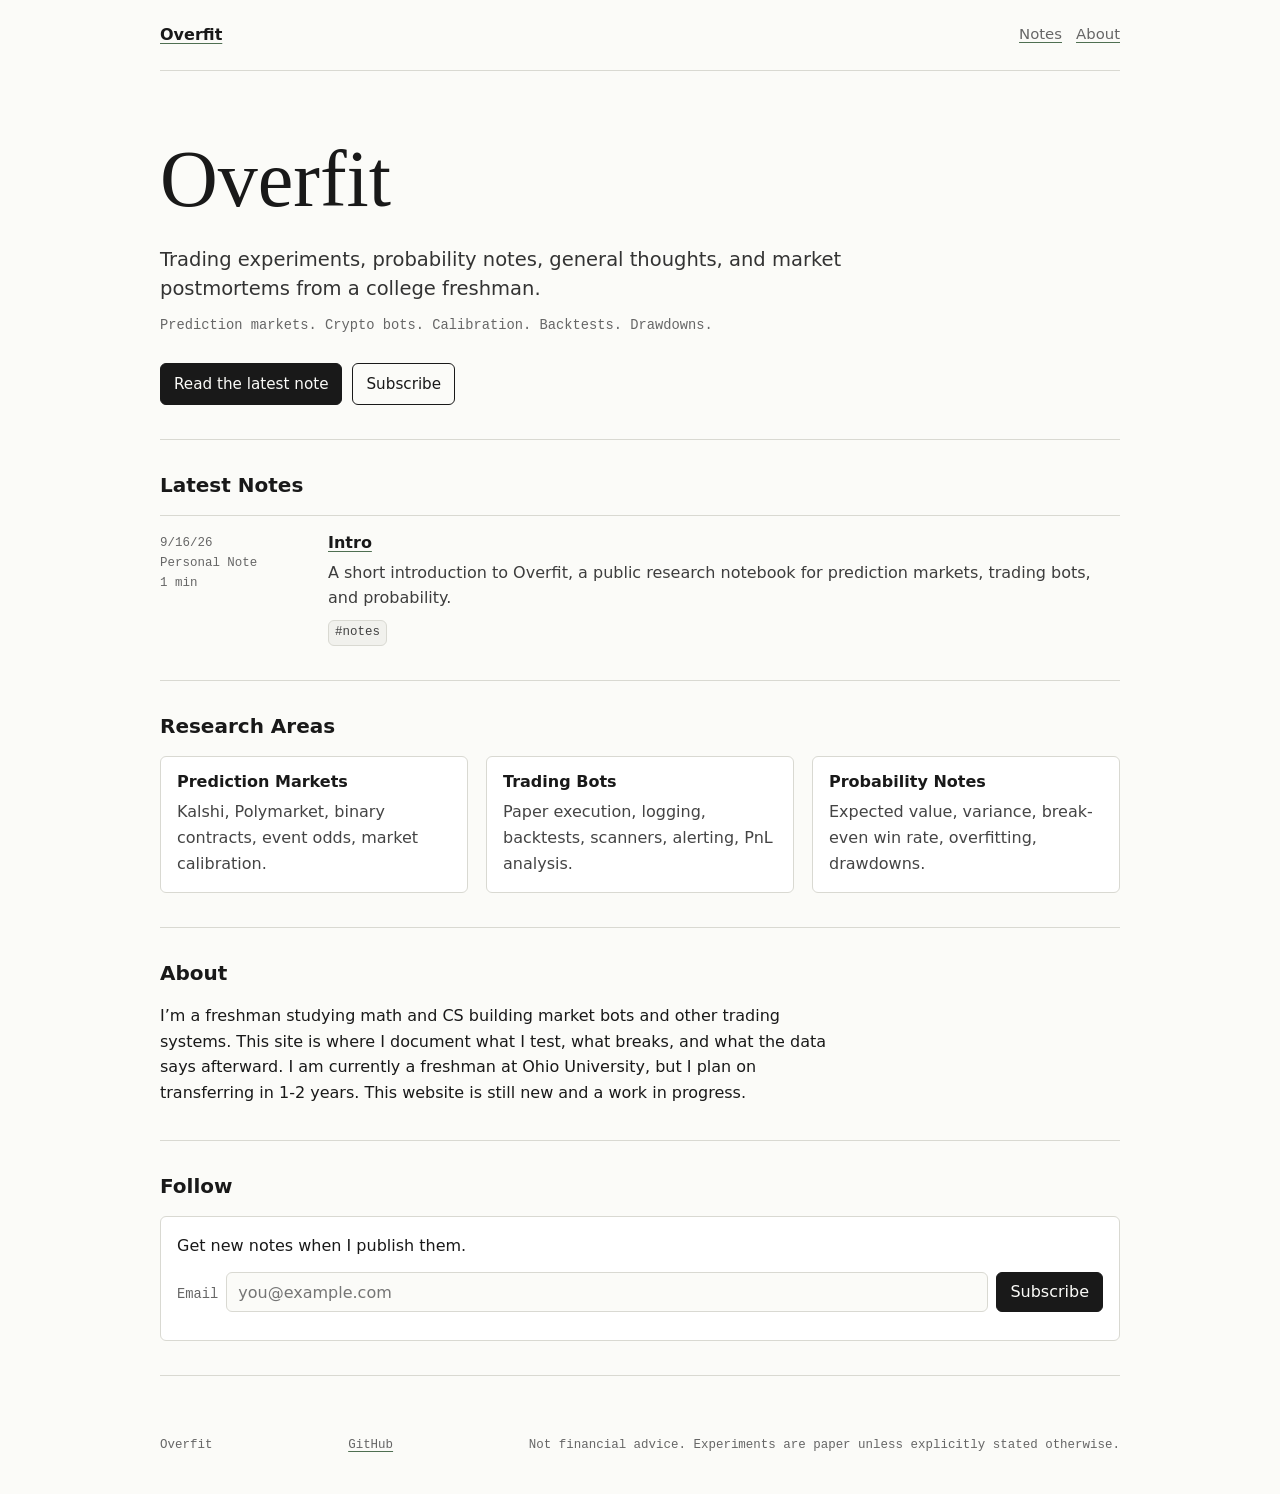
<file: index.html>
<!doctype html>
<html lang="en">
<head>
  <meta charset="utf-8">
  <meta name="viewport" content="width=device-width, initial-scale=1">
  <meta name="description" content="Trading experiments, probability notes, and market postmortems from someone trying to find real market edges without pretending the failures do not exist.">
  <title>Overfit</title>
  <link rel="icon" type="image/svg+xml" href="data:image/svg+xml,%3Csvg xmlns='http://www.w3.org/2000/svg' viewBox='0 0 32 32'%3E%3Crect width='32' height='32' rx='4' fill='%23f8f8f6'/%3E%3Cpath d='M7 22h18M7 16h18M7 10h18' stroke='%23171717' stroke-width='1.5'/%3E%3Ccircle cx='13' cy='16' r='2.6' fill='%234f6f52'/%3E%3C/svg%3E">
  <link rel="stylesheet" href="style.css">
</head>
<body>
  <div class="page">
    <header>
      <a class="brand" href="index.html">Overfit</a>
      <nav aria-label="Primary navigation">
        <a href="#notes">Notes</a>
        <a href="#about">About</a>
      </nav>
    </header>

    <main>
      <section class="hero" aria-labelledby="home-title">
        <h1 id="home-title">Overfit</h1>
        <p class="lead">Trading experiments, probability notes, general thoughts, and market postmortems from a college freshman.</p>
        <p class="small">Prediction markets. Crypto bots. Calibration. Backtests. Drawdowns.</p>
        <div class="actions" aria-label="Primary actions">
          <a class="button" href="#notes">Read the latest note</a>
          <a class="button secondary" href="#follow">Subscribe</a>
        </div>
      </section>

      <section id="notes" aria-labelledby="notes-title">
        <h2 id="notes-title">Latest Notes</h2>
        <div class="notes" id="latest-notes">
          <p class="small">Loading notes...</p>
        </div>
      </section>

      <section aria-labelledby="areas-title">
        <h2 id="areas-title">Research Areas</h2>
        <div class="areas">
          <div class="area">
            <h3>Prediction Markets</h3>
            <p>Kalshi, Polymarket, binary contracts, event odds, market calibration.</p>
          </div>
          <div class="area">
            <h3>Trading Bots</h3>
            <p>Paper execution, logging, backtests, scanners, alerting, PnL analysis.</p>
          </div>
          <div class="area">
            <h3>Probability Notes</h3>
            <p>Expected value, variance, break-even win rate, overfitting, drawdowns.</p>
          </div>
        </div>
      </section>

      <section id="about" aria-labelledby="about-title">
        <h2 id="about-title">About</h2>
        <p class="about">I’m a freshman studying math and CS building market bots and other trading systems. This site is where I document what I test, what breaks, and what the data says afterward. I am currently a freshman at Ohio University, but I plan on transferring in 1-2 years.
        This website is still new and a work in progress.
        </p>
      </section>

      <section id="follow" aria-labelledby="follow-title">
        <h2 id="follow-title">Follow</h2>
        <div class="follow">
          <p>Get new notes when I publish them.</p>
          <form id="newsletter-form">
            <label class="small" for="email">Email</label>
            <input id="email" name="email" type="email" autocomplete="email" placeholder="you@example.com" required>
            <button type="submit">Subscribe</button>
          </form>
          <p class="small" id="newsletter-status" role="status"></p>
        </div>
      </section>
    </main>

    <footer>
      <span>Overfit</span>
      <span><a href="https://github.com/jamesbernosky">GitHub</a></span>
      <span>Not financial advice. Experiments are paper unless explicitly stated otherwise.</span>
    </footer>
  </div>

  <script>
    const notesRoot = document.querySelector("#latest-notes");

    const escapeText = (value) => {
      const span = document.createElement("span");
      span.textContent = value;
      return span.innerHTML;
    };

    fetch("posts/posts.json")
      .then((response) => {
        if (!response.ok) {
          throw new Error("Could not load posts.");
        }
        return response.json();
      })
      .then((posts) => {
        notesRoot.innerHTML = posts.slice(0, 5).map((post) => {
          const tags = post.tags.map((tag) => `<span class="tag">#${escapeText(tag)}</span>`).join("");
          return `
            <article class="note">
              <div class="meta">${escapeText(post.date)}<br>${escapeText(post.category)}<br>${escapeText(post.readingTime)}</div>
              <div>
                <h3><a href="${escapeText(post.url)}">${escapeText(post.title)}</a></h3>
                <p>${escapeText(post.description)}</p>
                <div class="tags">${tags}</div>
              </div>
            </article>
          `;
        }).join("");
      })
      .catch(() => {
        notesRoot.innerHTML = '<p class="small">Posts could not load. Run this site through the local server, not by opening the file directly.</p>';
      });

    const form = document.querySelector("#newsletter-form");
    const email = document.querySelector("#email");
    const status = document.querySelector("#newsletter-status");

    form.addEventListener("submit", async (event) => {
      event.preventDefault();
      status.textContent = "Subscribing...";

      try {
        const response = await fetch("/api/subscribe", {
          method: "POST",
          headers: {
            "Content-Type": "application/json"
          },
          body: JSON.stringify({
            email: email.value
          })
        });

        const result = await response.json();

        if (!response.ok) {
          throw new Error(result.error || "Subscription failed.");
        }

        form.reset();
        status.textContent = result.message || "Check your email to confirm.";
      } catch (error) {
        status.textContent = error.message;
      }
    });
  </script>
</body>
</html>
</file>
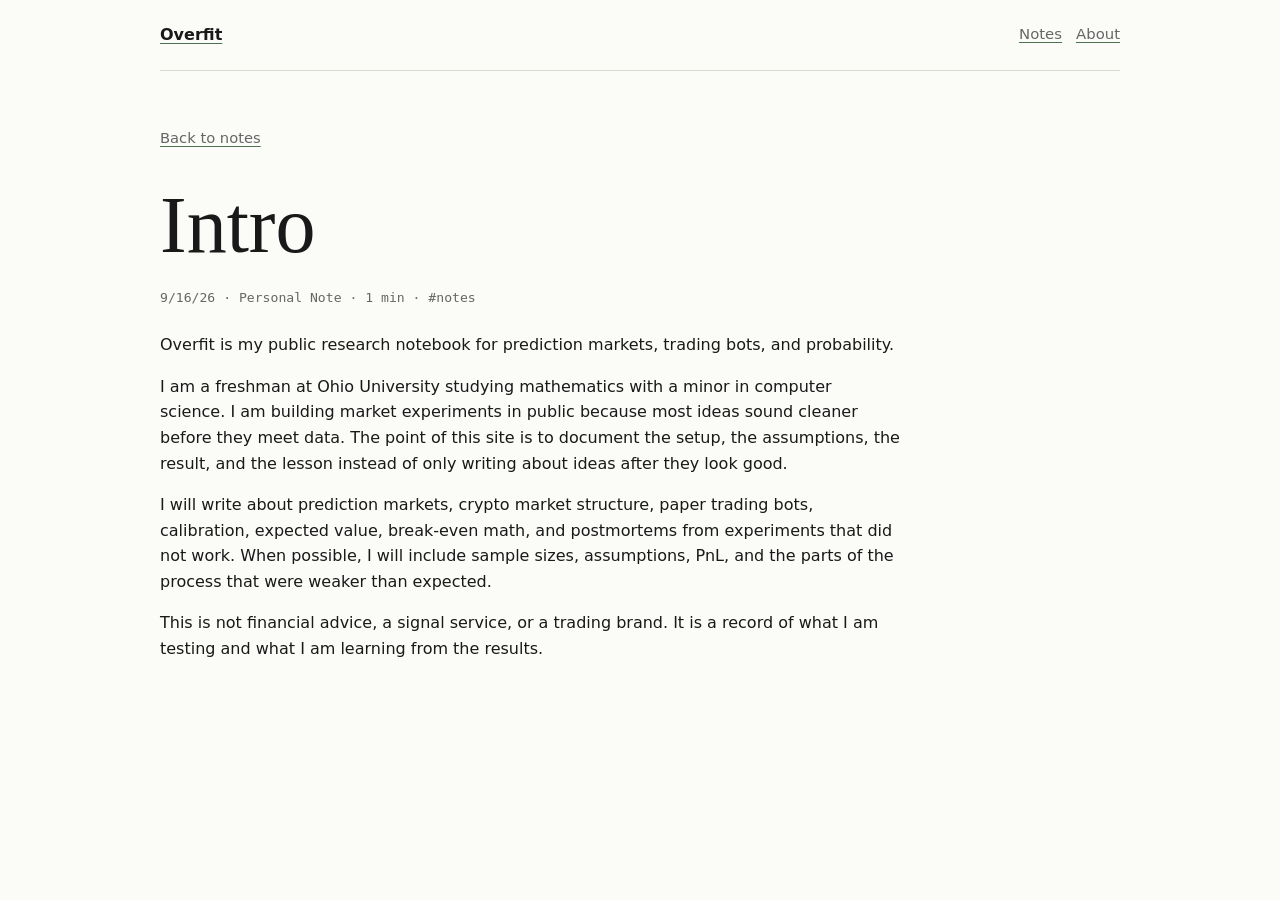
<file: posts/intro.html>
<!doctype html>
<html lang="en">
<head>
  <meta charset="utf-8">
  <meta name="viewport" content="width=device-width, initial-scale=1">
  <meta name="description" content="A short introduction to Overfit, a public research notebook for prediction markets, trading bots, and probability.">
  <title>Intro - Overfit</title>
  <link rel="stylesheet" href="../style.css">
</head>
<body class="post-page">
  <div class="page">
    <header>
      <a class="brand" href="../index.html">Overfit</a>
      <nav aria-label="Primary navigation">
        <a href="../index.html#notes">Notes</a>
        <a href="../index.html#about">About</a>
      </nav>
    </header>

    <main>
      <a class="back-link" href="../index.html#notes">Back to notes</a>
      <article class="post">
        <h1>Intro</h1>
        <p class="post-meta">9/16/26 · Personal Note · 1 min · #notes</p>

        <p>Overfit is my public research notebook for prediction markets, trading bots, and probability.</p>

        <p>I am a freshman at Ohio University studying mathematics with a minor in computer science. I am building market experiments in public because most ideas sound cleaner before they meet data. The point of this site is to document the setup, the assumptions, the result, and the lesson instead of only writing about ideas after they look good.</p>

        <p>I will write about prediction markets, crypto market structure, paper trading bots, calibration, expected value, break-even math, and postmortems from experiments that did not work. When possible, I will include sample sizes, assumptions, PnL, and the parts of the process that were weaker than expected.</p>

        <p>This is not financial advice, a signal service, or a trading brand. It is a record of what I am testing and what I am learning from the results.</p>
      </article>
    </main>
  </div>
</body>
</html>
</file>
<file: style.css>
:root {
  --bg: #fbfbf8;
  --text: #191919;
  --muted: #666;
  --line: #d9d9d2;
  --soft: #f1f1ed;
  --accent: #4f6f52;
  --accent-soft: #e6ebe4;
}

* {
  box-sizing: border-box;
}

html {
  scroll-behavior: smooth;
}

body {
  margin: 0;
  background: var(--bg);
  color: var(--text);
  font-family: Inter, ui-sans-serif, system-ui, -apple-system, BlinkMacSystemFont, "Segoe UI", sans-serif;
  font-size: 16px;
  line-height: 1.6;
}

a {
  color: inherit;
  text-decoration-color: var(--accent);
  text-underline-offset: 3px;
}

a:hover {
  color: var(--accent);
}

.page {
  width: min(960px, calc(100% - 32px));
  margin: 0 auto;
}

header {
  display: flex;
  align-items: center;
  justify-content: space-between;
  gap: 24px;
  padding: 22px 0;
  border-bottom: 1px solid var(--line);
}

.brand {
  font-weight: 700;
  letter-spacing: 0;
}

nav {
  display: flex;
  flex-wrap: wrap;
  justify-content: flex-end;
  gap: 14px;
  color: var(--muted);
  font-size: 0.93rem;
}

main {
  padding: 54px 0 36px;
}

section {
  padding: 34px 0;
  border-bottom: 1px solid var(--line);
}

.hero {
  padding-top: 8px;
}

h1,
h2,
h3 {
  margin: 0;
  line-height: 1.15;
  letter-spacing: 0;
}

h1 {
  max-width: 760px;
  font-family: Georgia, "Times New Roman", serif;
  font-size: clamp(2.35rem, 7vw, 5rem);
  font-weight: 500;
}

h2 {
  margin-bottom: 18px;
  font-size: 1.25rem;
}

h3 {
  font-size: 1rem;
}

p {
  margin: 0;
}

.lead {
  max-width: 720px;
  margin-top: 20px;
  color: #333;
  font-size: 1.22rem;
  line-height: 1.5;
}

.small {
  margin-top: 12px;
  color: var(--muted);
  font-family: "IBM Plex Mono", "SFMono-Regular", Consolas, monospace;
  font-size: 0.86rem;
}

.actions {
  display: flex;
  flex-wrap: wrap;
  gap: 10px;
  margin-top: 26px;
}

.button {
  display: inline-flex;
  align-items: center;
  min-height: 40px;
  padding: 8px 13px;
  border: 1px solid var(--text);
  border-radius: 6px;
  background: var(--text);
  color: var(--bg);
  text-decoration: none;
  font-size: 0.95rem;
}

.button.secondary {
  background: transparent;
  color: var(--text);
}

.button:hover {
  border-color: var(--accent);
  background: var(--accent);
  color: white;
}

.button.secondary:hover {
  color: white;
}

.thesis {
  max-width: 720px;
}

ul {
  margin: 14px 0 0;
  padding-left: 19px;
}

li + li {
  margin-top: 5px;
}

.notes {
  display: grid;
  gap: 18px;
}

.note {
  display: grid;
  grid-template-columns: 150px 1fr;
  gap: 18px;
  padding-top: 18px;
  border-top: 1px solid var(--line);
}

.meta,
.tags,
.status,
footer {
  color: var(--muted);
  font-family: "IBM Plex Mono", "SFMono-Regular", Consolas, monospace;
  font-size: 0.78rem;
}

.note p {
  margin-top: 7px;
  color: #3d3d3d;
}

.tags {
  display: flex;
  flex-wrap: wrap;
  gap: 6px;
  margin-top: 9px;
}

.tag,
.badge {
  display: inline-flex;
  align-items: center;
  border: 1px solid var(--line);
  border-radius: 6px;
  padding: 2px 6px;
  background: var(--soft);
  color: #424242;
  white-space: nowrap;
}

.badge {
  background: var(--accent-soft);
  border-color: #cbd8c8;
  color: #2f4d31;
  font-family: "IBM Plex Mono", "SFMono-Regular", Consolas, monospace;
  font-size: 0.76rem;
}

.table-wrap {
  overflow-x: auto;
  border: 1px solid var(--line);
  border-radius: 6px;
  background: #fff;
}

table {
  width: 100%;
  min-width: 820px;
  border-collapse: collapse;
  font-size: 0.92rem;
}

th,
td {
  padding: 10px 11px;
  border-bottom: 1px solid var(--line);
  text-align: left;
  vertical-align: top;
}

th {
  color: var(--muted);
  font-family: "IBM Plex Mono", "SFMono-Regular", Consolas, monospace;
  font-size: 0.74rem;
  font-weight: 500;
  text-transform: uppercase;
}

tr:last-child td {
  border-bottom: 0;
}

.areas {
  display: grid;
  grid-template-columns: repeat(3, 1fr);
  gap: 18px;
}

.area,
.postmortem,
.follow {
  border: 1px solid var(--line);
  border-radius: 6px;
  padding: 16px;
  background: #fff;
}

.area p {
  margin-top: 8px;
  color: #444;
}

.stats {
  display: grid;
  grid-template-columns: repeat(5, 1fr);
  gap: 1px;
  margin: 16px 0;
  overflow: hidden;
  border: 1px solid var(--line);
  border-radius: 6px;
  background: var(--line);
}

.stat {
  min-width: 0;
  padding: 11px;
  background: #fff;
}

.stat strong {
  display: block;
  font-size: 1.05rem;
}

.stat span {
  color: var(--muted);
  font-family: "IBM Plex Mono", "SFMono-Regular", Consolas, monospace;
  font-size: 0.72rem;
}

.about {
  max-width: 690px;
}

form {
  display: flex;
  gap: 8px;
  margin-top: 14px;
}

input {
  flex: 1;
  min-width: 0;
  height: 40px;
  border: 1px solid var(--line);
  border-radius: 6px;
  padding: 0 11px;
  background: var(--bg);
  color: var(--text);
  font: inherit;
}

button {
  height: 40px;
  border: 1px solid var(--text);
  border-radius: 6px;
  padding: 0 13px;
  background: var(--text);
  color: var(--bg);
  font: inherit;
  cursor: pointer;
}

button:hover {
  border-color: var(--accent);
  background: var(--accent);
}

footer {
  display: flex;
  flex-wrap: wrap;
  gap: 12px;
  justify-content: space-between;
  padding: 24px 0 38px;
}

.post-page main {
  max-width: 740px;
}

.back-link {
  display: inline-flex;
  margin-bottom: 30px;
  color: var(--muted);
  font-size: 0.92rem;
}

article.post h1 {
  margin-bottom: 16px;
}

.post-meta {
  margin-bottom: 24px;
  color: var(--muted);
  font-family: "IBM Plex Mono", "SFMono-Regular", Consolas, monospace;
  font-size: 0.82rem;
}

article.post h2 {
  margin-top: 38px;
}

article.post p {
  margin-top: 16px;
}

article.post code {
  border: 1px solid var(--line);
  border-radius: 4px;
  padding: 1px 4px;
  background: var(--soft);
}

@media (max-width: 740px) {
  header {
    align-items: flex-start;
    flex-direction: column;
  }

  nav {
    justify-content: flex-start;
  }

  main {
    padding-top: 34px;
  }

  .note,
  .areas,
  .stats {
    grid-template-columns: 1fr;
  }

  form {
    flex-direction: column;
  }

  button {
    width: 100%;
  }
}
</file>
